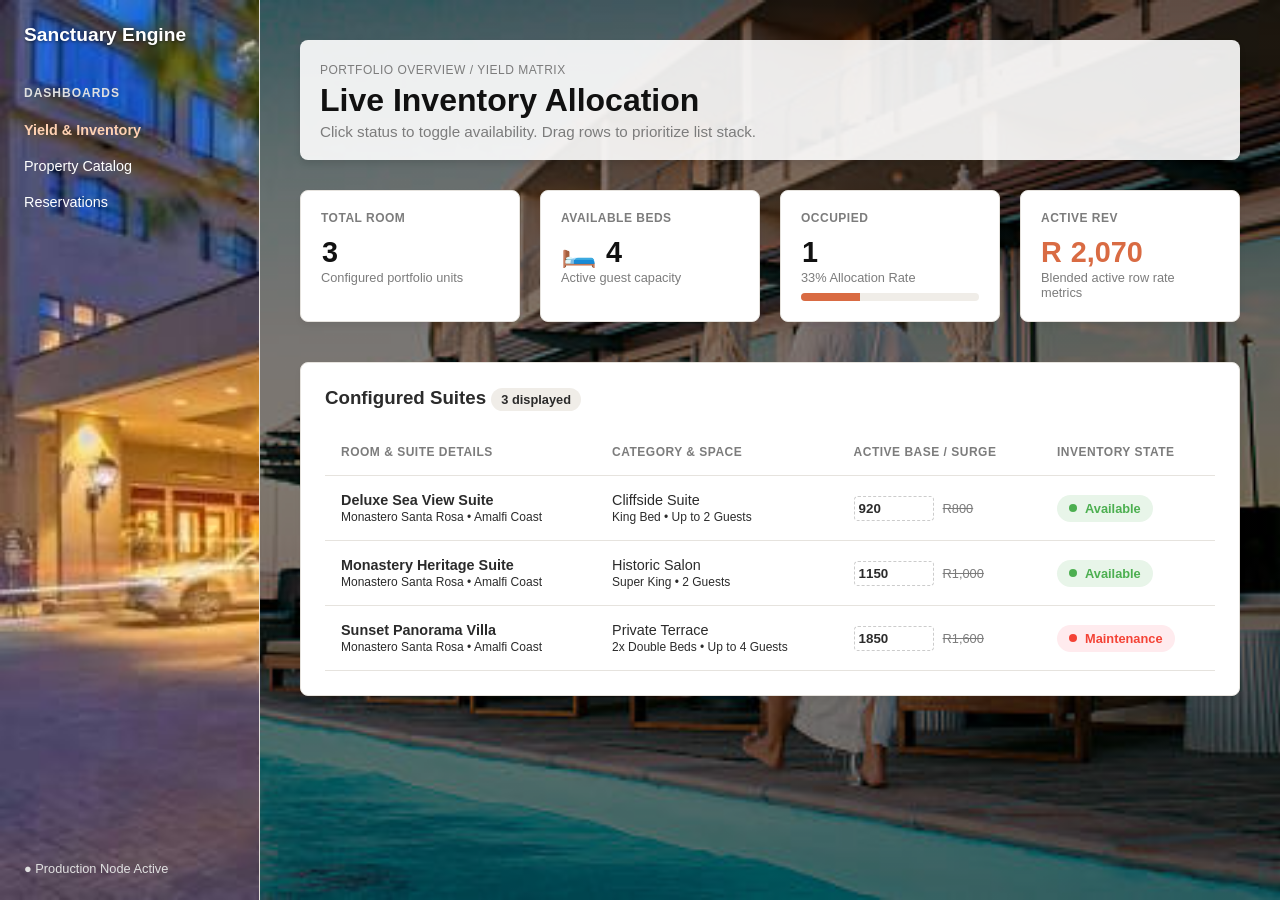
<file: admin.html>
<!DOCTYPE html>
<html lang="en">
<head>
    <meta charset="UTF-8">
    <meta name="viewport" content="width=device-width, initial-scale=1.0">
    <title>Hospitality Metrics Dashboard</title>
    <!-- Linking external style rulesheet -->
    <link rel="stylesheet" href="admin.css">
</head>
<body>

    <!-- SIDEBAR STYLES -->
    <aside class="sidebar">
        <div class="logo">
            <h2>Sanctuary Engine</h2>
        </div>
        <nav class="menu">
            <span class="menu-label">DASHBOARDS</span>
            <a href="#" class="menu-item active">Yield & Inventory</a>
            <a href="#" class="menu-item">Property Catalog</a>
            <a href="#" class="menu-item">Reservations</a>
        </nav>
        <div class="status">
            <span>● Production Node Active</span>
        </div>
    </aside>

    <!-- MAIN DASHBOARD WINDOW -->
    <main class="main-content">
        <header class="header">
            <div>
                <span class="breadcrumb">Portfolio Overview / Yield Matrix</span>
                <h1>Live Inventory Allocation</h1>
                <p>Click status to toggle availability. Drag rows to prioritize list stack.</p>
            </div>
        </header>

        <!-- STANDALONE DYNAMIC METRIC BOXES -->
        <section class="metrics-grid">
            <div class="card">
                <span class="card-title">TOTAL ROOM</span>
                <input type="text" class="editable-metric" id="metric-total-rooms" value="10" readonly>
                <p>Configured portfolio units</p>
            </div>
            <div class="card">
                <span class="card-title">AVAILABLE BEDS</span>
                <div style="display: flex; align-items: baseline;">
                    <span style="font-size:1.8rem; font-weight:bold;">🛏️&nbsp;</span>
                    <input type="text" class="editable-metric" id="metric-available-beds" value="0">
                </div>
                <p>Active guest capacity</p>
            </div>
            <div class="card">
                <span class="card-title">OCCUPIED</span>
                <input type="text" class="editable-metric" id="metric-occupied" value="0">
                <p id="occupancy-text">0% Allocation Rate</p>
                <div class="progress-container">
                    <div class="progress-bar" id="occupancy-progress"></div>
                </div>
            </div>
            <div class="card">
                <span class="card-title">ACTIVE REV</span>
                <div style="display: flex; align-items: baseline;">
                    <span style="font-size: 1.8rem; font-weight: bold; color: var(--accent-orange);">R&nbsp;</span>
                    <input type="text" class="editable-metric" id="metric-active-rev" value="0" style="color: var(--accent-orange);">
                </div>
                <p>Blended active row rate metrics</p>
            </div>
        </section>

        <section class="table-section">
            <div class="table-header">
                <h3>Configured Suites <span class="badge" id="row-count-badge">3 displayed</span></h3>
            </div>
            <table class="data-table">
                <thead>
                    <tr>
                        <th>ROOM & SUITE DETAILS</th>
                        <th>CATEGORY & SPACE</th>
                        <th>ACTIVE BASE / SURGE</th>
                        <th>INVENTORY STATE</th>
                    </tr>
                </thead>
                <tbody id="table-body">
                    <!-- Row 1 -->
                    <tr draggable="true" data-beds="2">
                        <td>
                            <strong>Deluxe Sea View Suite</strong><br>
                            <small>Monastero Santa Rosa • Amalfi Coast</small>
                        </td>
                        <td>Cliffside Suite<br><small>King Bed • Up to 2 Guests</small></td>
                        <td>
                            <input type="number" class="price-input" value="920">
                            <span class="old-price">R800</span>
                        </td>
                        <td><span class="status-indicator available">Available</span></td>
                    </tr>
                    <!-- Row 2 -->
                    <tr draggable="true" data-beds="2">
                        <td>
                            <strong>Monastery Heritage Suite</strong><br>
                            <small>Monastero Santa Rosa • Amalfi Coast</small>
                        </td>
                        <td>Historic Salon<br><small>Super King • 2 Guests</small></td>
                        <td>
                            <input type="number" class="price-input" value="1150">
                            <span class="old-price">R1,000</span>
                        </td>
                        <td><span class="status-indicator available">Available</span></td>
                    </tr>
                    <!-- Row 3 -->
                    <tr draggable="true" data-beds="4">
                        <td>
                            <strong>Sunset Panorama Villa</strong><br>
                            <small>Monastero Santa Rosa • Amalfi Coast</small>
                        </td>
                        <td>Private Terrace<br><small>2x Double Beds • Up to 4 Guests</small></td>
                        <td>
                            <input type="number" class="price-input" value="1850">
                            <span class="old-price">R1,600</span>
                        </td>
                        <td><span class="status-indicator maintenance">Maintenance</span></td>
                    </tr>
                </tbody>
            </table>
        </section>
    </main>

    <!-- Linking external functional runtime logic -->
    <script src="admin.js"></script>
</body>
</html>
</file>
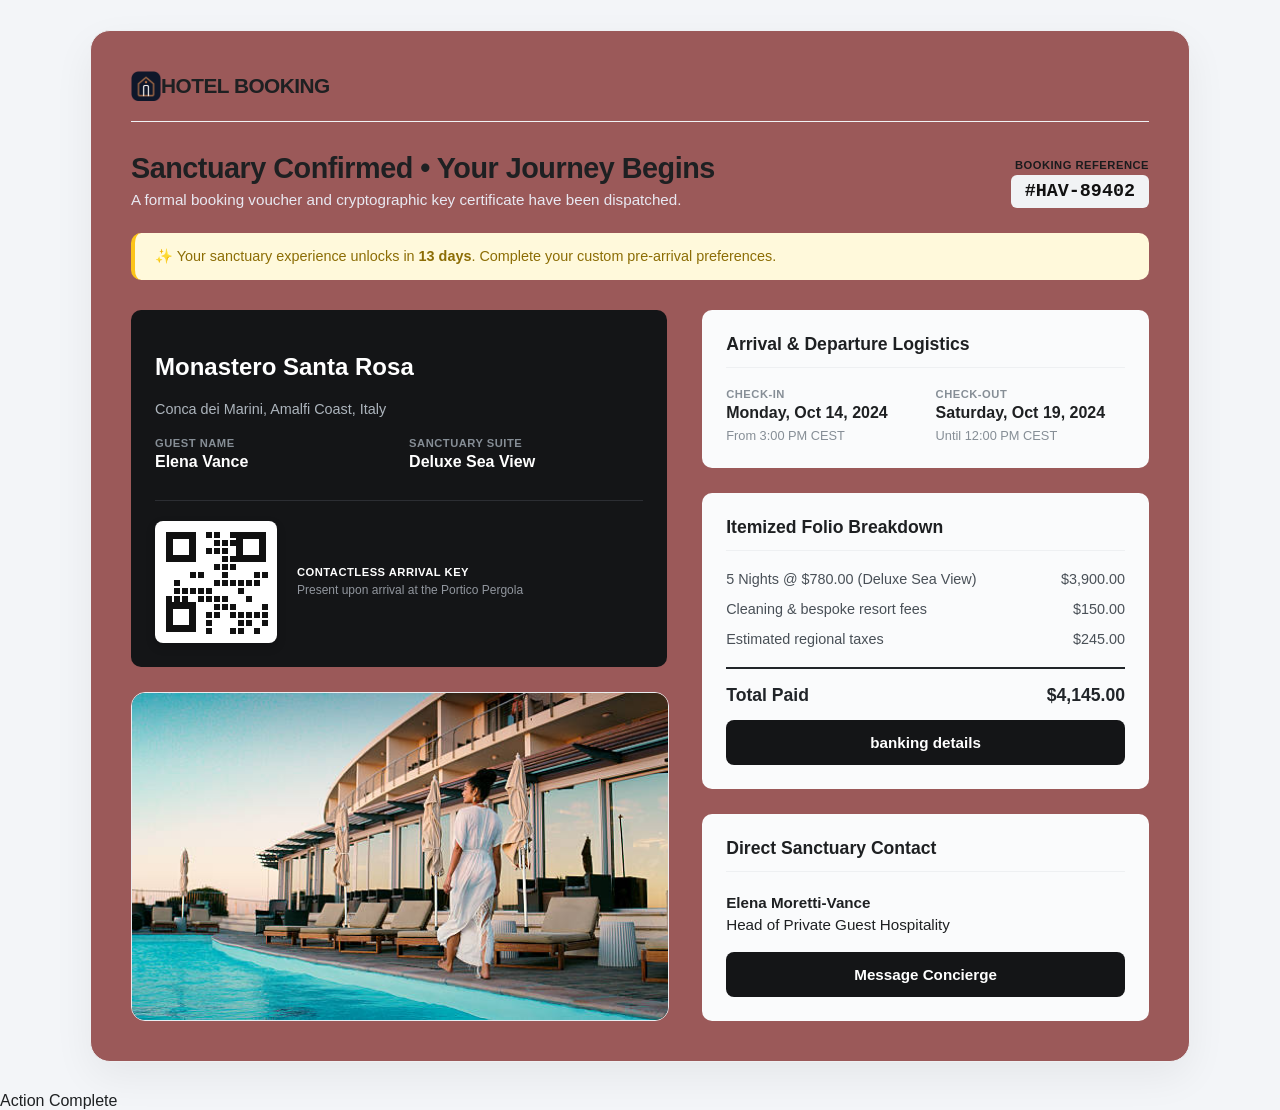
<file: card.html>
<!DOCTYPE html>
<html lang="en">
<head>
    <meta charset="UTF-8">
    <meta name="viewport" content="width=device-width, initial-scale=1.0">
    <title>Haven Stays Booking</title>
    <link rel="stylesheet" href="card.css">
</head>
<body>

    <!-- CENTRAL WORKSPACE LAYER -->
    <div class="workspace-wrapper">

        <!-- THE MASTER DASHBOARD BOX -->
        <main class="unified-voucher-box">

            <!-- MODULE 1: INTERACTIVE NAVIGATION (Centered Inside the Box) -->
            <header class="card-header-nav">
                <img src="haven_stays_logo/screen.png" width="30">
                <div class="logo">hotel booking</div>
                <nav class="centered-nav">
                    <a href="home.html" class="nav-link"></a>
                    <a href="banking.html" class="nav-link"></a>
                    <a href="explore.html" class="nav-link"></a>
                    <a href="payment.html" class="nav-link"></a>
                    <!-- Wrap your existing control element with a native link path -->


                </nav>
            </header>

            <!-- VOUCHER TOP HEADER ROWS -->
            <div class="booking-header">
                <div>
                    <h1>Sanctuary Confirmed • Your Journey Begins</h1>
                    <p class="subtitle">A formal booking voucher and cryptographic key certificate have been dispatched.</p>
                </div>
                <div class="reference-pane">
                    <p class="ref-label">BOOKING REFERENCE</p>
                    <span class="booking-reference" id="copyRef" title="Click to copy">#HAV-89402</span>
                </div>
            </div>

            <!-- Dynamic Countdown Alert Banner -->
            <div class="countdown-banner" id="countdownBanner"></div>

            <!-- MODULE 2: SPLIT CONTENT BODY -->
            <div class="card-split-body">

                <!-- LEFT SIDE: PICTURE & CORE STAY IDENTIFICATION -->
                <section class="left-pane">
                    <!-- Hotel Highlight Elements Embedded inside a dark frame -->
                    <div class="card dark-card">
                        <h2>Monastero Santa Rosa</h2>
                        <p class="location-tag">Conca dei Marini, Amalfi Coast, Italy</p>
                        
                        <div class="grid-2" style="margin-top: 20px;">
                            <div>
                                <strong class="meta-label">GUEST NAME</strong>
                                <p class="meta-value">Elena Vance</p>
                            </div>
                            <div>
                                <strong class="meta-label">SANCTUARY SUITE</strong>
                                <p class="meta-value">Deluxe Sea View</p>
                            </div>
                        </div>

                        <!-- Digital Key Component Inside Left Pane -->
                        <div class="qr-wrapper">
                            <canvas id="qrCode" class="qr-placeholder"></canvas>
                            <div>
                                <strong class="meta-label text-white">CONTACTLESS ARRIVAL KEY</strong>
                                <p class="qr-subtext">Present upon arrival at the Portico Pergola</p>
                            </div>
                        </div>
                    </div>

                    <!-- Left Column Secondary Logistics Visual -->
                    <img class="pane-hero-image" src="view.jpg" alt="Hotel Feature Room View">
                </section>

                <!-- RIGHT SIDE: LOGISTICS, ITEMIZATION & CONCIERGE -->
                <aside class="right-pane">
                    
                    <!-- Arrival & Departure Card -->
                    <div class="card">
                        <h3>Arrival & Departure Logistics</h3>
                        <div class="grid-2">
                            <div>
                                <strong class="meta-label">CHECK-IN</strong>
                                <p class="meta-value">Monday, Oct 14, 2024</p>
                                <small class="time-stamp">From 3:00 PM CEST</small>
                            </div>
                            <div>
                                <strong class="meta-label">CHECK-OUT</strong>
                                <p class="meta-value">Saturday, Oct 19, 2024</p>
                                <small class="time-stamp">Until 12:00 PM CEST</small>
                            </div>
                        </div>
                    </div>

                    <!-- Itemized Folio Ledger Breakdown -->
                    <div class="card">
                        <h3>Itemized Folio Breakdown</h3>
                        <div class="price-row">
                            <span>5 Nights @ $780.00 (Deluxe Sea View)</span>
                            <span>$3,900.00</span>
                        </div>
                        <div class="price-row">
                            <span>Cleaning & bespoke resort fees</span>
                            <span>$150.00</span>
                        </div>
                        <div class="price-row">
                            <span>Estimated regional taxes</span>
                            <span>$245.00</span>
                        </div>
                        <div class="total-row">
                            <span>Total Paid</span>
                            <span>$4,145.00</span>
                           
                        </div>
                        <a href="banking.html" style="text-decoration: none; display: block; width: 100%;">
    <button class="btn" id="banking">banking details</button>
</a>   
                    </div>
                      <!-- Direct Sanctuary Interactive Hub -->
                    <div class="card">
                        <h3>Direct Sanctuary Contact</h3>
                        <p class="concierge-profile"><strong>Elena Moretti-Vance</strong><br>Head of Private Guest Hospitality</p>
                        <button class="btn" id="msgConcierge">Message Concierge</button>
                    </div>
                    
        </div> 
                  
                </aside>

            </div>
            
        </main>
    </div>

    <!-- Dynamic Notification Toast Elements -->
    <div id="toastNotification" class="toast">Action Complete</div>

    <!-- CODE CONTROLLERS & GRAPHICS GENERATION -->
    <script>
        document.addEventListener("DOMContentLoaded", function() {
            
            // 1. Copy Booking Reference Clipboard Interaction
            const copyBtn = document.getElementById("copyRef");
            if (copyBtn) {
                copyBtn.addEventListener("click", function() {
                    const refText = copyBtn.textContent;
                    navigator.clipboard.writeText(refText).then(() => {
                        showToast("Booking reference copied to clipboard!");
                    }).catch(err => {
                        console.error("Failed to copy text: ", err);
                    });
                });
            }

            // 2. Concierge Messaging Interaction Trigger
            const msgBtn = document.getElementById("msgConcierge");
            if (msgBtn) {
                msgBtn.addEventListener("click", function() {
                    showToast("Connecting securely to Elena Moretti-Vance...");
                    msgBtn.textContent = "Connecting...";
                    msgBtn.disabled = true;
                    
                    setTimeout(() => {
                        msgBtn.textContent = "Message Concierge";
                        msgBtn.disabled = false;
                    }, 3000);
                });
            }

            // 3. Dynamic UI Component: Toast Notifications Helper
            function showToast(message) {
                const toast = document.getElementById("toastNotification");
                if (toast) {
                    toast.textContent = message;
                    toast.classList.add("show");
                    
                    setTimeout(() => {
                        toast.classList.remove("show");
                    }, 3000);
                }
            }

            // 4. Generate Mock QR Code Architecture on Canvas Elements
            function generateMockQR() {
                const canvas = document.getElementById("qrCode");
                if (!canvas || !canvas.getContext) return;
                const ctx = canvas.getContext("2d");
                
                canvas.width = 110;
                canvas.height = 110;

                ctx.fillStyle = "#ffffff";
                ctx.fillRect(0, 0, 110, 110);

                ctx.fillStyle = "#111111";
                // Positional tracker matrix simulation blocks
                ctx.fillRect(5, 5, 30, 30);    ctx.clearRect(12, 12, 16, 16);
                ctx.fillRect(75, 5, 30, 30);   ctx.clearRect(82, 12, 16, 16);
                ctx.fillRect(5, 75, 30, 30);   ctx.clearRect(12, 82, 16, 16);
                
                // Procedural micro barcode variations fill
                for (let x = 5; x < 105; x += 8) {
                    for (let y = 5; y < 105; y += 8) {
                        if ((x < 40 && y < 40) || (x > 70 && y < 40) || (x < 40 && y > 70)) continue;
                        if (Math.random() > 0.45) {
                            ctx.fillRect(x, y, 6, 6);
                        }
                    }
                }
            }

            // 5. Initialize layout properties
            generateMockQR();
            
            const countdownBanner = document.getElementById("countdownBanner");
            if (countdownBanner) {
                countdownBanner.innerHTML = "✨ Your sanctuary experience unlocks in <strong>13 days</strong>. Complete your custom pre-arrival preferences.";
            }
        });
        <!-- Combined UI update for your container stack -->

document.addEventListener("DOMContentLoaded", () => {
    // Select the newly updated button element by its explicit ID
    const bankingBtn = document.getElementById("banking-card");
    
    if (bankingBtn) {
        bankingBtn.addEventListener("click", function(e) {
            e.preventDefault();
            
            // Check if the secure card detail sub-panel already exists
            let existingPanel = document.getElementById("secure-banking-panel");
            
            if (!existingPanel) {
                // Generate a structural vault matrix card dynamically below the button
                const securePanel = document.createElement("div");
                securePanel.id = "secure-banking-panel";
                securePanel.style.marginTop = "15px";
                securePanel.style.padding = "15px";
                securePanel.style.background = "#f8f9fa";
                securePanel.style.border = "1px dashed #d4af37"; // Vault accent gold
                securePanel.style.borderRadius = "8px";
                securePanel.style.fontSize = "0.85rem";
                securePanel.style.animation = "fadeIn 0.3s ease-out";
                
                securePanel.innerHTML = `
                    <div style="margin-bottom: 8px;">
                        <strong style="color: #666; font-size: 0.7rem; display: block; letter-spacing: 0.5px;">ROUTING SWIFT / BIC</strong>
                        <span style="font-family: monospace; font-weight: bold; color: #111;">HAVSIT22XXX</span>
                    </div>
                    <div>
                        <strong style="color: #666; font-size: 0.7rem; display: block; letter-spacing: 0.5px;">ESCROW ACCOUNT (IBAN)</strong>
                        <span style="font-family: monospace; font-weight: bold; color: #111;">IT62 H 0306 9121 0000 0123 4567</span>
                    </div>
                `;
                
                // Append securely to the parent component hierarchy
                bankingBtn.parentNode.appendChild(securePanel);
                bankingBtn.innerText = "Hide Banking Details";
                bankingBtn.classList.add("btn-secondary");
            } else {
                // Seamlessly toggle visibility state if it is already mounted
                existingPanel.remove();
                bankingBtn.innerText = "Banking Details";
                bankingBtn.classList.remove("btn-secondary");
            }
        });
    }
});
document.addEventListener("DOMContentLoaded", () => {
    // Structural Payment Validation Framework
    function validateLedgerInbound() {
        const baseNightsPrice = 3900.00;
        const resortFees = 150.00;
        const regionalTaxes = 245.00;
        const targetTotalPaid = 4145.00;

        // Compute client-side verification hash total
        const calculatedTotal = baseNightsPrice + resortFees + regionalTaxes;

        if (calculatedTotal !== targetTotalPaid) {
            console.error("⛔ Ledger Validation Error: System totals mismatch structural integrity parameters.");
            return false;
        }
        
        console.log("✅ Ledger Validation Complete: Inbound totals match perfectly ($" + calculatedTotal.toFixed(2) + ").");
        return true;
    }

    // Intercept print commands or validate on action triggers
    const bankingCardBtn = document.getElementById("banking-card");
    if (bankingCardBtn) {
        bankingCardBtn.addEventListener("click", (e) => {
            // Run cryptographic ledger validation before exposing routing elements
            if (!validateLedgerInbound()) {
                e.stopImmediatePropagation();
                alert("⚠️ Error: Payment voucher could not be verified securely. Please refresh or contact concierge.");
            }
        });
    }
});
document.addEventListener("DOMContentLoaded", () => {
    const bankingBtn = document.getElementById("banking-card");
    
    if (bankingBtn) {
        bankingBtn.addEventListener("click", (e) => {
            e.preventDefault(); // Prevents unintended form submissions
            
            // Instantly transition the client frame straight to your page
            window.location.href = "banking.html"; 
        });
    }
});

    </script>
</body>
</html>
</file>
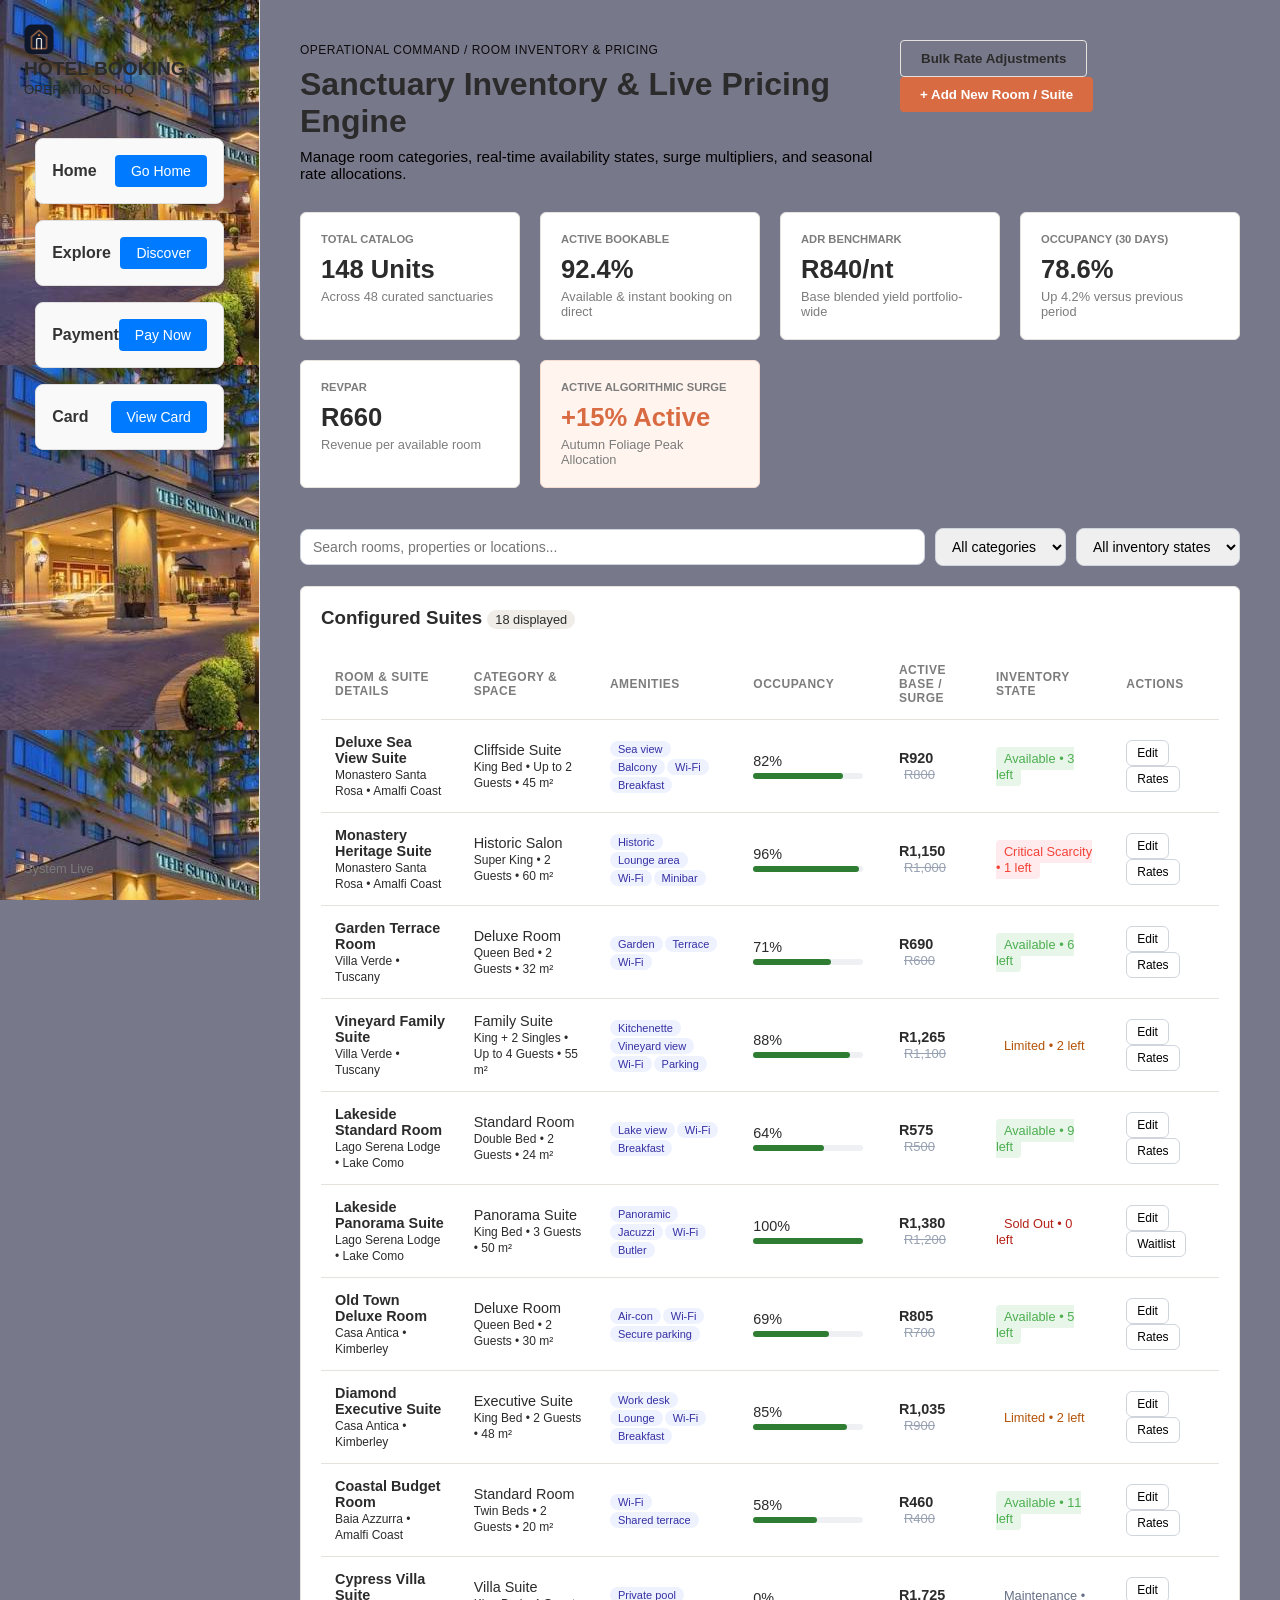
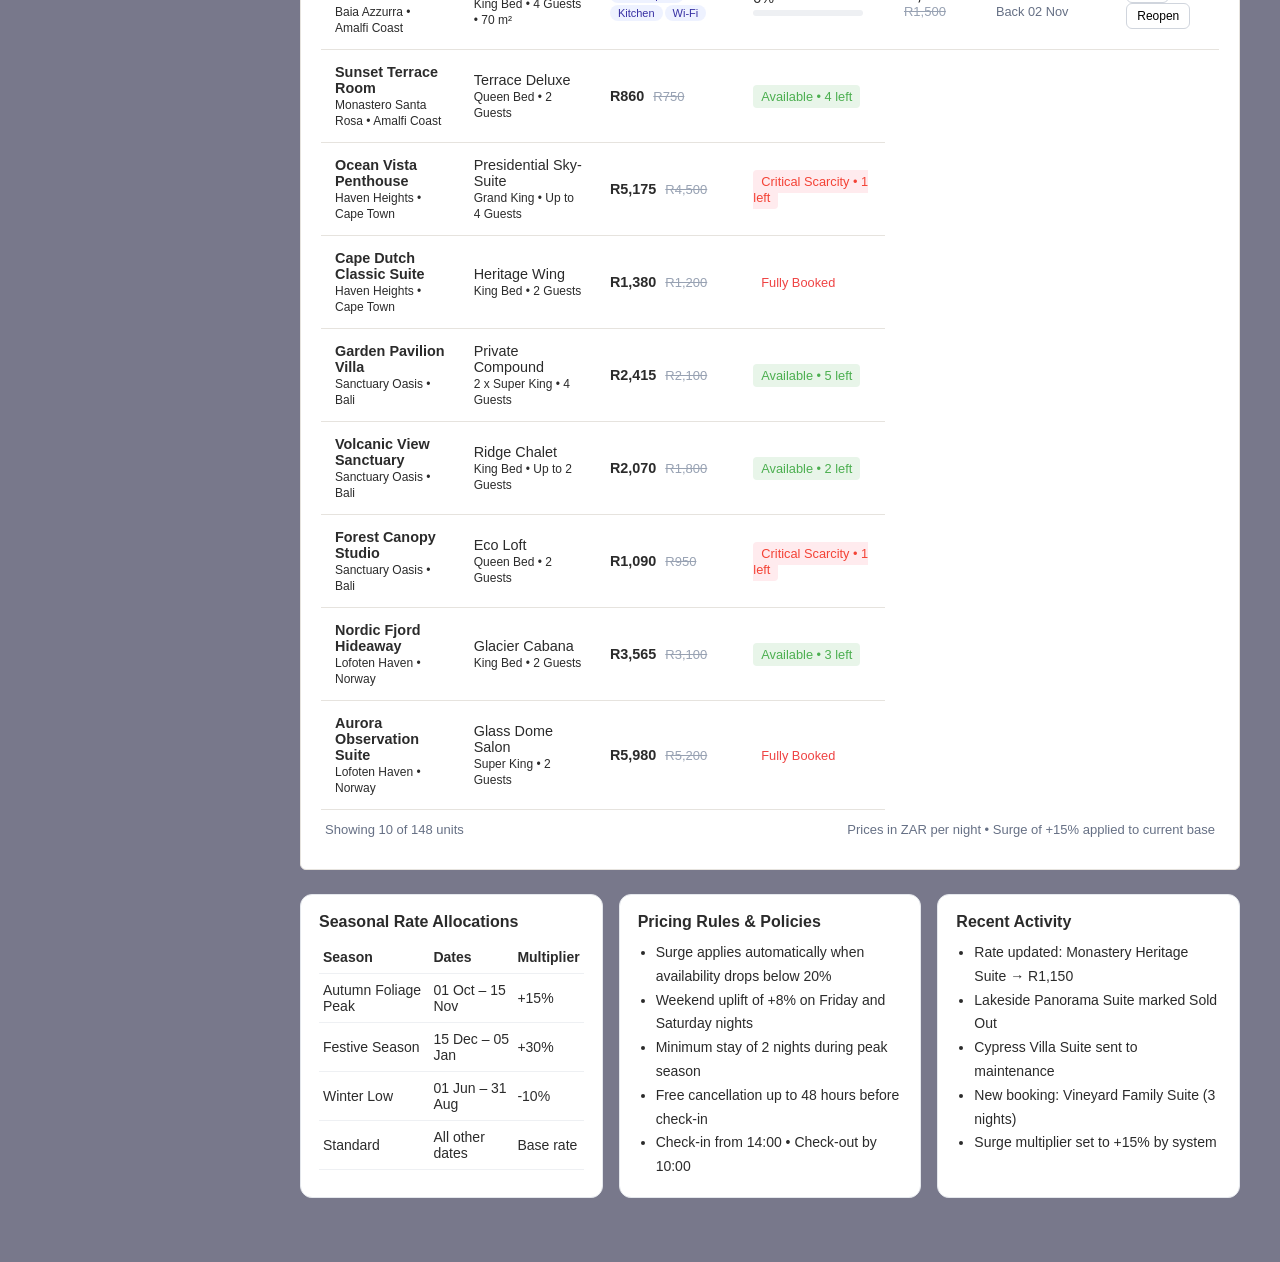
<file: new payment.html>
<!DOCTYPE html>
<html lang="en">
<head>
    <meta charset="UTF-8">
    <meta name="viewport" content="width=device-width, initial-scale=1.0">
    <title>Haven Stays - Operations HQ</title>
    <link rel="stylesheet" href="payment.css">
    <!-- Styles for the newly added sections (keeps working even if payment.css lacks them) -->
    <style>
        .toolbar { display: flex; flex-wrap: wrap; gap: 10px; align-items: center; margin: 20px 0; }
        .toolbar input, .toolbar select { padding: 9px 12px; border: 1px solid #d0d5dd; border-radius: 8px; font-size: 14px; }
        .toolbar input { flex: 1; min-width: 200px; }
        .panel-grid { display: grid; grid-template-columns: repeat(auto-fit, minmax(300px, 1fr)); gap: 16px; margin: 24px 0; }
        .panel { background: #fff; border: 1px solid #e4e7ec; border-radius: 12px; padding: 18px; }
        .panel h3 { margin: 0 0 10px; font-size: 16px; }
        .panel ul { margin: 0; padding-left: 18px; font-size: 14px; line-height: 1.7; }
        .mini-table { width: 100%; border-collapse: collapse; font-size: 14px; }
        .mini-table th, .mini-table td { text-align: left; padding: 8px 4px; border-bottom: 1px solid #eef0f3; }
        .tag { display: inline-block; font-size: 11px; padding: 2px 8px; border-radius: 999px; background: #eef2ff; color: #3730a3; margin: 2px 2px 0 0; }
        .occ-bar { height: 6px; background: #eef0f3; border-radius: 4px; margin-top: 4px; width: 110px; }
        .occ-bar span { display: block; height: 100%; background: #2e7d32; border-radius: 4px; }
        .status-indicator.limited { color: #b45309; }
        .status-indicator.sold { color: #b42318; }
        .status-indicator.maintenance { color: #667085; }
        .row-actions button { padding: 5px 10px; font-size: 12px; border: 1px solid #d0d5dd; background: #fff; border-radius: 6px; cursor: pointer; margin-right: 4px; }
        .table-footer { display: flex; justify-content: space-between; align-items: center; padding: 12px 4px; font-size: 13px; color: #667085; }
        .old-price { text-decoration: line-through; color: #98a2b3; font-size: 13px; }
        .data-table { width: 100%; }
    </style>
</head>
<body>
<script src="payment.js" defer></script>

    <!-- SIDEBAR -->
    <aside class="sidebar">
        <div class="logo"><img src="haven_stays_logo/screen.png" width="30" alt="Haven Stays logo">
            <h2>HOTEL BOOKING</h2>
            <small>OPERATIONS HQ</small>
        </div>
        <nav class="vertical-nav-container menu">
            <div class="nav-box">
                <span class="nav-label">home</span>
                <a href="home.html" class="nav-btn">Go Home</a>
            </div>
            <div class="nav-box">
                <span class="nav-label">explore</span>
                <a href="explore.html" class="nav-btn">Discover</a>
            </div>
            <div class="nav-box">
                <span class="nav-label">payment</span>
                <a href="payment.html" class="nav-btn">Pay Now</a>
            </div>
            <div class="nav-box">
                <span class="nav-label">card</span>
                <a href="card.html" class="nav-btn">View Card</a>
            </div>
        </nav>
        <div class="status">System Live</div>
    </aside>

    <!-- MAIN CONTENT -->
    <main class="main-content">
        <!-- HEADER -->
        <header class="header">
            <div>
                <span class="breadcrumb">OPERATIONAL COMMAND / ROOM INVENTORY &amp; PRICING</span>
                <h1>Sanctuary Inventory &amp; Live Pricing Engine</h1>
                <p>Manage room categories, real-time availability states, surge multipliers, and seasonal rate allocations.</p>
            </div>
            <div class="header-actions">
                <button class="btn btn-secondary">Bulk Rate Adjustments</button>
                <button class="btn btn-primary">+ Add New Room / Suite</button>
            </div>
        </header>

        <!-- SELECTED STAY (filled from the "View room" click on explore.html) -->
        <section class="panel" id="bookingSummary" style="margin:20px 0; display:none;">
            <h3>Your Selected Stay</h3>
            <table class="mini-table">
                <tbody>
                    <tr><td>Hotel</td><td id="sumHotel">-</td></tr>
                    <tr><td>Check in</td><td id="sumCheckin">-</td></tr>
                    <tr><td>Check out</td><td id="sumCheckout">-</td></tr>
                    <tr><td>Guests</td><td id="sumGuests">-</td></tr>
                    <tr><td>Price per night</td><td id="sumPrice">-</td></tr>
                    <tr><td>Nights</td><td id="sumNights">-</td></tr>
                    <tr><td><strong>Total</strong></td><td><strong id="sumTotal">-</strong></td></tr>
                </tbody>
            </table>
            <p style="margin-top:14px;">
                <a href="card.html" class="btn btn-primary" id="payNowBtn" style="text-decoration:none; display:inline-block;">Continue to Card Payment</a>
                <a href="explore.html" class="btn btn-secondary" style="text-decoration:none; display:inline-block;">Back to Stays</a>
            </p>
        </section>

        <!-- METRICS ROW -->
        <section class="metrics-grid">
            <div class="card">
                <span class="card-title">TOTAL CATALOG</span>
                <h3>148 Units</h3>
                <p>Across 48 curated sanctuaries</p>
            </div>
            <div class="card">
                <span class="card-title">ACTIVE BOOKABLE</span>
                <h3>92.4%</h3>
                <p>Available &amp; instant booking on direct</p>
            </div>
            <div class="card">
                <span class="card-title">ADR BENCHMARK</span>
                <h3>R840/nt</h3>
                <p>Base blended yield portfolio-wide</p>
            </div>
            <div class="card">
                <span class="card-title">OCCUPANCY (30 DAYS)</span>
                <h3>78.6%</h3>
                <p>Up 4.2% versus previous period</p>
            </div>
            <div class="card">
                <span class="card-title">REVPAR</span>
                <h3>R660</h3>
                <p>Revenue per available room</p>
            </div>
            <div class="card highlight-card">
                <span class="card-title">ACTIVE ALGORITHMIC SURGE</span>
                <h3>+15% Active</h3>
                <p>Autumn Foliage Peak Allocation</p>
            </div>
        </section>

        <!-- FILTER TOOLBAR -->
        <section class="toolbar">
            <input type="search" id="roomSearch" placeholder="Search rooms, properties or locations...">
            <select id="categoryFilter">
                <option value="">All categories</option>
                <option>Suite</option>
                <option>Deluxe</option>
                <option>Standard</option>
                <option>Family</option>
            </select>
            <select id="stateFilter">
                <option value="">All inventory states</option>
                <option>Available</option>
                <option>Limited</option>
                <option>Critical</option>
                <option>Sold Out</option>
                <option>Maintenance</option>
            </select>
        </section>

        <!-- TABLE SECTION -->
        <section class="table-section">
            <div class="table-header">
                <h3>Configured Suites <span class="badge">10 displayed</span></h3>
            </div>
            <table class="data-table" id="roomsTable">
                <thead>
                    <tr>
                        <th>ROOM &amp; SUITE DETAILS</th>
                        <th>CATEGORY &amp; SPACE</th>
                        <th>AMENITIES</th>
                        <th>OCCUPANCY</th>
                        <th>ACTIVE BASE / SURGE</th>
                        <th>INVENTORY STATE</th>
                        <th>ACTIONS</th>
                    </tr>
                </thead>
                <tbody>
                    <tr>
                        <td><strong>Deluxe Sea View Suite</strong><br><small>Monastero Santa Rosa • Amalfi Coast</small></td>
                        <td>Cliffside Suite<br><small>King Bed • Up to 2 Guests • 45 m²</small></td>
                        <td><span class="tag">Sea view</span><span class="tag">Balcony</span><span class="tag">Wi-Fi</span><span class="tag">Breakfast</span></td>
                        <td>82%<div class="occ-bar"><span style="width:82%"></span></div></td>
                        <td><strong>R920</strong> <span class="old-price">R800</span></td>
                        <td><span class="status-indicator available">Available • 3 left</span></td>
                        <td class="row-actions"><button>Edit</button><button>Rates</button></td>
                    </tr>
                    <tr>
                        <td><strong>Monastery Heritage Suite</strong><br><small>Monastero Santa Rosa • Amalfi Coast</small></td>
                        <td>Historic Salon<br><small>Super King • 2 Guests • 60 m²</small></td>
                        <td><span class="tag">Historic</span><span class="tag">Lounge area</span><span class="tag">Wi-Fi</span><span class="tag">Minibar</span></td>
                        <td>96%<div class="occ-bar"><span style="width:96%"></span></div></td>
                        <td><strong>R1,150</strong> <span class="old-price">R1,000</span></td>
                        <td><span class="status-indicator critical">Critical Scarcity • 1 left</span></td>
                        <td class="row-actions"><button>Edit</button><button>Rates</button></td>
                    </tr>
                    <tr>
                        <td><strong>Garden Terrace Room</strong><br><small>Villa Verde • Tuscany</small></td>
                        <td>Deluxe Room<br><small>Queen Bed • 2 Guests • 32 m²</small></td>
                        <td><span class="tag">Garden</span><span class="tag">Terrace</span><span class="tag">Wi-Fi</span></td>
                        <td>71%<div class="occ-bar"><span style="width:71%"></span></div></td>
                        <td><strong>R690</strong> <span class="old-price">R600</span></td>
                        <td><span class="status-indicator available">Available • 6 left</span></td>
                        <td class="row-actions"><button>Edit</button><button>Rates</button></td>
                    </tr>
                    <tr>
                        <td><strong>Vineyard Family Suite</strong><br><small>Villa Verde • Tuscany</small></td>
                        <td>Family Suite<br><small>King + 2 Singles • Up to 4 Guests • 55 m²</small></td>
                        <td><span class="tag">Kitchenette</span><span class="tag">Vineyard view</span><span class="tag">Wi-Fi</span><span class="tag">Parking</span></td>
                        <td>88%<div class="occ-bar"><span style="width:88%"></span></div></td>
                        <td><strong>R1,265</strong> <span class="old-price">R1,100</span></td>
                        <td><span class="status-indicator limited">Limited • 2 left</span></td>
                        <td class="row-actions"><button>Edit</button><button>Rates</button></td>
                    </tr>
                    <tr>
                        <td><strong>Lakeside Standard Room</strong><br><small>Lago Serena Lodge • Lake Como</small></td>
                        <td>Standard Room<br><small>Double Bed • 2 Guests • 24 m²</small></td>
                        <td><span class="tag">Lake view</span><span class="tag">Wi-Fi</span><span class="tag">Breakfast</span></td>
                        <td>64%<div class="occ-bar"><span style="width:64%"></span></div></td>
                        <td><strong>R575</strong> <span class="old-price">R500</span></td>
                        <td><span class="status-indicator available">Available • 9 left</span></td>
                        <td class="row-actions"><button>Edit</button><button>Rates</button></td>
                    </tr>
                    <tr>
                        <td><strong>Lakeside Panorama Suite</strong><br><small>Lago Serena Lodge • Lake Como</small></td>
                        <td>Panorama Suite<br><small>King Bed • 3 Guests • 50 m²</small></td>
                        <td><span class="tag">Panoramic</span><span class="tag">Jacuzzi</span><span class="tag">Wi-Fi</span><span class="tag">Butler</span></td>
                        <td>100%<div class="occ-bar"><span style="width:100%"></span></div></td>
                        <td><strong>R1,380</strong> <span class="old-price">R1,200</span></td>
                        <td><span class="status-indicator sold">Sold Out • 0 left</span></td>
                        <td class="row-actions"><button>Edit</button><button>Waitlist</button></td>
                    </tr>
                    <tr>
                        <td><strong>Old Town Deluxe Room</strong><br><small>Casa Antica • Kimberley</small></td>
                        <td>Deluxe Room<br><small>Queen Bed • 2 Guests • 30 m²</small></td>
                        <td><span class="tag">Air-con</span><span class="tag">Wi-Fi</span><span class="tag">Secure parking</span></td>
                        <td>69%<div class="occ-bar"><span style="width:69%"></span></div></td>
                        <td><strong>R805</strong> <span class="old-price">R700</span></td>
                        <td><span class="status-indicator available">Available • 5 left</span></td>
                        <td class="row-actions"><button>Edit</button><button>Rates</button></td>
                    </tr>
                    <tr>
                        <td><strong>Diamond Executive Suite</strong><br><small>Casa Antica • Kimberley</small></td>
                        <td>Executive Suite<br><small>King Bed • 2 Guests • 48 m²</small></td>
                        <td><span class="tag">Work desk</span><span class="tag">Lounge</span><span class="tag">Wi-Fi</span><span class="tag">Breakfast</span></td>
                        <td>85%<div class="occ-bar"><span style="width:85%"></span></div></td>
                        <td><strong>R1,035</strong> <span class="old-price">R900</span></td>
                        <td><span class="status-indicator limited">Limited • 2 left</span></td>
                        <td class="row-actions"><button>Edit</button><button>Rates</button></td>
                    </tr>
                    <tr>
                        <td><strong>Coastal Budget Room</strong><br><small>Baia Azzurra • Amalfi Coast</small></td>
                        <td>Standard Room<br><small>Twin Beds • 2 Guests • 20 m²</small></td>
                        <td><span class="tag">Wi-Fi</span><span class="tag">Shared terrace</span></td>
                        <td>58%<div class="occ-bar"><span style="width:58%"></span></div></td>
                        <td><strong>R460</strong> <span class="old-price">R400</span></td>
                        <td><span class="status-indicator available">Available • 11 left</span></td>
                        <td class="row-actions"><button>Edit</button><button>Rates</button></td>
                    </tr>
                    <tr>
                        <td><strong>Cypress Villa Suite</strong><br><small>Baia Azzurra • Amalfi Coast</small></td>
                        <td>Villa Suite<br><small>King Bed • 4 Guests • 70 m²</small></td>
                        <td><span class="tag">Private pool</span><span class="tag">Kitchen</span><span class="tag">Wi-Fi</span></td>
                        <td>0%<div class="occ-bar"><span style="width:0%"></span></div></td>
                        <td><strong>R1,725</strong> <span class="old-price">R1,500</span></td>
                        <td><span class="status-indicator maintenance">Maintenance • Back 02 Nov</span></td>
                        <td class="row-actions"><button>Edit</button><button>Reopen</button></td>
                    </tr>
                </tbody>
            </table>
            <div class="table-footer">
                <span>Showing 10 of 148 units</span>
                <span>Prices in ZAR per night • Surge of +15% applied to current base</span>
            </div>
        </section>

        <!-- EXTRA DETAIL PANELS -->
        <section class="panel-grid">
            <div class="panel">
                <h3>Seasonal Rate Allocations</h3>
                <table class="mini-table">
                    <thead><tr><th>Season</th><th>Dates</th><th>Multiplier</th></tr></thead>
                    <tbody>
                        <tr><td>Autumn Foliage Peak</td><td>01 Oct – 15 Nov</td><td>+15%</td></tr>
                        <tr><td>Festive Season</td><td>15 Dec – 05 Jan</td><td>+30%</td></tr>
                        <tr><td>Winter Low</td><td>01 Jun – 31 Aug</td><td>-10%</td></tr>
                        <tr><td>Standard</td><td>All other dates</td><td>Base rate</td></tr>
                    </tbody>
                </table>
            </div>

            <div class="panel">
                <h3>Pricing Rules &amp; Policies</h3>
                <ul>
                    <li>Surge applies automatically when availability drops below 20%</li>
                    <li>Weekend uplift of +8% on Friday and Saturday nights</li>
                    <li>Minimum stay of 2 nights during peak season</li>
                    <li>Free cancellation up to 48 hours before check-in</li>
                    <li>Check-in from 14:00 • Check-out by 10:00</li>
                </ul>
            </div>

            <div class="panel">
                <h3>Recent Activity</h3>
                <ul>
                    <li>Rate updated: Monastery Heritage Suite → R1,150</li>
                    <li>Lakeside Panorama Suite marked Sold Out</li>
                    <li>Cypress Villa Suite sent to maintenance</li>
                    <li>New booking: Vineyard Family Suite (3 nights)</li>
                    <li>Surge multiplier set to +15% by system</li>
                </ul>
            </div>
        </section>
    </main>

    <script>
        // Fill the booking summary from the room clicked on explore.html
        (function () {
            var p = new URLSearchParams(window.location.search);
            var hotel = p.get('hotel');
            var price = parseFloat(p.get('price'));
            if (!hotel || isNaN(price)) return;

            var checkin = p.get('checkin');
            var checkout = p.get('checkout');
            var guests = p.get('guests') || '2 Guests';
            var nights = 1;
            if (checkin && checkout) {
                var diff = (new Date(checkout) - new Date(checkin)) / 86400000;
                if (diff > 0) nights = diff;
            }
            var total = price * nights;

            document.getElementById('sumHotel').textContent = hotel;
            document.getElementById('sumCheckin').textContent = checkin || '-';
            document.getElementById('sumCheckout').textContent = checkout || '-';
            document.getElementById('sumGuests').textContent = guests;
            document.getElementById('sumPrice').textContent = 'R' + price.toLocaleString();
            document.getElementById('sumNights').textContent = nights;
            document.getElementById('sumTotal').textContent = 'R' + total.toLocaleString();
            document.getElementById('bookingSummary').style.display = 'block';

            // Pass the booking on to the card page
            document.getElementById('payNowBtn').href = 'card.html?hotel=' + encodeURIComponent(hotel) +
                '&total=' + total + '&nights=' + nights;
        })();
    </script>

    <script>
        // Simple client-side filtering for the rooms table
        (function () {
            var search = document.getElementById('roomSearch');
            var category = document.getElementById('categoryFilter');
            var state = document.getElementById('stateFilter');
            var rows = document.querySelectorAll('#roomsTable tbody tr');

            function applyFilters() {
                var q = search.value.toLowerCase();
                var c = category.value.toLowerCase();
                var s = state.value.toLowerCase();
                rows.forEach(function (row) {
                    var text = row.textContent.toLowerCase();
                    var cells = row.cells;
                    var matchQ = !q || text.indexOf(q) > -1;
                    var matchC = !c || cells[1].textContent.toLowerCase().indexOf(c) > -1;
                    var matchS = !s || cells[5].textContent.toLowerCase().indexOf(s) > -1;
                    row.style.display = (matchQ && matchC && matchS) ? '' : 'none';
                });
            }
            [search, category, state].forEach(function (el) {
                el.addEventListener('input', applyFilters);
                el.addEventListener('change', applyFilters);
            });
        })();
    </script>
</body>
</html>
</file>
<file: admin.css>
:root {
    --bg-color: #faf8f5;
    --sidebar-bg: #ffffff;
    --text-main: #2b2b2b;
    --text-muted: #7c7c7c;
    --accent-orange: #d96b43;
    --border-color: #e6e3de;
    --green: #4caf50;
    --red: #f44336;
}

* {
    box-sizing: border-box;
    margin: 0;
    padding: 0;
    font-family: 'Segoe UI', Tahoma, Geneva, Verdana, sans-serif;
}

body {
    display: flex;
    background-color: rgb(120, 120, 139);
    background: linear-gradient(rgba(0, 0, 0, 0.5), rgba(0, 0, 0, 0.5)), url('view.jpg') no-repeat center center fixed;
    background-size: cover;
    color: var(--text-main);
    min-height: 100vh;
}

/* SIDEBAR STYLES */
.sidebar {
    width: 260px;
    height: 100vh;
    background-color: rgb(153, 90, 90);
    background-image: url('night.jpg');
    background-size: cover;
    border-right: 1px solid var(--border-color);
    padding: 24px;
    display: flex;
    flex-direction: column;
    position: fixed;
    top: 0;
    left: 0;
    z-index: 10;
}

.logo h2 {
    font-size: 1.2rem;
    color: #ffffff;
    text-shadow: 0 1px 3px rgba(0,0,0,0.5);
}

.menu {
    margin-top: 40px;
    flex-grow: 1;
}

.menu-label {
    font-size: 0.75rem;
    color: #e0e0e0;
    letter-spacing: 1px;
    display: block;
    margin-bottom: 12px;
    font-weight: bold;
}

.menu-item {
    display: block;
    padding: 10px 0;
    color: #ffffff;
    text-decoration: none;
    font-size: 0.9rem;
    transition: opacity 0.2s;
}

.menu-item:hover {
    opacity: 0.8;
}

.menu-item.active {
    color: #ffd1b3;
    font-weight: bold;
}

.status {
    font-size: 0.8rem;
    color: #e0e0e0;
    margin-top: auto;
}

/* MAIN CONTENT STYLES */
.main-content {
    margin-left: 260px;
    flex-grow: 1;
    padding: 40px;
    width: calc(100% - 260px);
}

.header {
    display: flex;
    justify-content: space-between;
    align-items: flex-start;
    margin-bottom: 30px;
    background: rgba(255, 255, 255, 0.9);
    padding: 20px;
    border-radius: 8px;
    box-shadow: 0 4px 6px rgba(0,0,0,0.1);
}

.breadcrumb {
    font-size: 0.75rem;
    color: var(--text-muted);
    letter-spacing: 0.5px;
    text-transform: uppercase;
}

.header h1 {
    font-size: 2rem;
    margin: 4px 0;
    color: #111;
}

.header p {
    color: var(--text-muted);
    font-size: 0.95rem;
}

/* METRICS GRID */
.metrics-grid {
    display: grid;
    grid-template-columns: repeat(4, 1fr);
    gap: 20px;
    margin-bottom: 40px;
}

.card {
    background: white;
    padding: 20px;
    border-radius: 8px;
    border: 1px solid var(--border-color);
    box-shadow: 0 4px 6px rgba(0,0,0,0.05);
    transition: transform 0.2s;
}

.card:hover {
    transform: translateY(-2px);
}

.card-title {
    font-size: 0.75rem;
    color: var(--text-muted);
    font-weight: bold;
    display: block;
    margin-bottom: 10px;
    letter-spacing: 0.5px;
}

.card h3 {
    font-size: 1.8rem;
    margin-bottom: 8px;
    color: #111;
    display: inline-block;
}

.card p {
    font-size: 0.8rem;
    color: var(--text-muted);
}

/* Progress Bar for Occupied Box */
.progress-container {
    width: 100%;
    background-color: #f0ede8;
    border-radius: 4px;
    height: 8px;
    margin-top: 8px;
    overflow: hidden;
}

.progress-bar {
    height: 100%;
    background-color: var(--accent-orange);
    width: 0%;
    transition: width 0.4s ease;
}

/* Editable inputs styled implicitly inline */
.editable-metric {
    border: 1px dashed transparent;
    background: transparent;
    font-size: 1.8rem;
    font-weight: bold;
    width: 100%;
    color: #111;
    cursor: pointer;
}

.editable-metric:focus {
    border-color: var(--accent-orange);
    outline: none;
    background: #fff8f5;
}

/* DATA TABLE SECTION */
.table-section {
    background: white;
    border: 1px solid var(--border-color);
    border-radius: 8px;
    padding: 24px;
    box-shadow: 0 4px 6px rgba(0,0,0,0.05);
}

.table-header {
    margin-bottom: 20px;
    display: flex;
    justify-content: space-between;
    align-items: center;
}

.badge {
    background: #f0ede8;
    font-size: 0.8rem;
    padding: 4px 10px;
    border-radius: 12px;
    font-weight: 600;
    color: var(--text-main);
}

.data-table {
    width: 100%;
    border-collapse: collapse;
    text-align: left;
}

.data-table th, .data-table td {
    padding: 16px;
    border-bottom: 1px solid var(--border-color);
    font-size: 0.9rem;
}

.data-table th {
    color: var(--text-muted);
    font-size: 0.75rem;
    letter-spacing: 0.5px;
    text-transform: uppercase;
}

/* Draggable row states */
.data-table tbody tr {
    cursor: grab;
    background: white;
    transition: background-color 0.2s;
}

.data-table tbody tr:active {
    cursor: grabbing;
}

.data-table tbody tr.dragging {
    opacity: 0.5;
    background: #fdfaf4;
}

/* Price fields input override */
.price-input {
    font-weight: bold;
    width: 80px;
    padding: 4px;
    border: 1px dashed #ccc;
    border-radius: 4px;
    color: var(--text-main);
}

.old-price {
    text-decoration: line-through;
    color: var(--text-muted);
    font-size: 0.8rem;
    margin-left: 5px;
}

/* Status Dot Rules */
.status-indicator {
    padding: 6px 12px;
    border-radius: 20px;
    font-size: 0.8rem;
    font-weight: 600;
    display: inline-flex;
    align-items: center;
    gap: 8px;
    cursor: pointer;
    user-select: none;
}

.status-indicator.available {
    background-color: #e8f5e9;
    color: var(--green);
}

.status-indicator.available::before {
    content: "";
    width: 8px;
    height: 8px;
    border-radius: 50%;
    display: inline-block;
    background-color: var(--green);
}

.status-indicator.maintenance {
    background-color: #ffebee;
    color: var(--red);
}

.status-indicator.maintenance::before {
    content: "";
    width: 8px;
    height: 8px;
    border-radius: 50%;
    display: inline-block;
    background-color: var(--red);
}
</file>
<file: card.css>
/* Custom Global Interface Styles */
body {
    background-color: #f3f5f8;
    color: #1e2022;
    font-family: -apple-system, BlinkMacSystemFont, "Segoe UI", Roboto, sans-serif;
    margin: 0;
    padding: 0;
}

/* Flex Viewport Center Alignment */
.workspace-wrapper {
    display: flex;
    justify-content: center;
    align-items: center;
    min-height: 100vh;
    padding: 30px 20px;
    box-sizing: border-box;
}

/* Master Voucher Unified Container Box */
.unified-voucher-box {
    background: rgb(155 , 89 ,89);
    width: 100%;
    max-width: 1100px;
    border-radius: 20px;
    box-shadow: 0 15px 40px rgba(0, 0, 0, 0.06);
    padding: 40px;
    box-sizing: border-box;
    border: 1px solid #eef0f2;
}

/* Header Navigation Bar (Centered inside the box container) */
.card-header-nav {
    display: flex;
    justify-content: space-between;
    align-items: center;
    border-bottom: 1px solid #f0f2f5;
    padding-bottom: 20px;
    margin-bottom: 30px;
}

.card-header-nav .logo {
    font-weight: 800;
    font-size: 1.3rem;
    letter-spacing: -0.5px;
    text-transform: uppercase;
}

.centered-nav {
    display: flex;
    gap: 30px;
    margin-right: auto;
    margin-left: auto; /* Standard browser alignment block push */
}

.nav-link {
    text-decoration: none;
    color: #040505;
    font-weight: 600;
    font-size: 0.85rem;
    text-transform: uppercase;
    letter-spacing: 0.8px;
    transition: color 0.2s ease;
}

.nav-link:hover {
    color: #111111;
}

/* Voucher Metadata Header Layout */
.booking-header {
    display: flex;
    justify-content: space-between;
    align-items: flex-end;
    margin-bottom: 25px;
    gap: 20px;
}

.booking-header h1 {
    margin: 0 0 6px 0;
    font-size: 1.8rem;
    font-weight: 700;
    letter-spacing: -0.5px;
}

.subtitle {
    margin: 0;
    color: #e8e8f1;
    font-size: 0.95rem;
}

.reference-pane {
    text-align: right;
}

.ref-label {
    margin: 0 0 4px 0;
    font-size: 0.7rem;
    font-weight: 700;
    color: #1a1b1d;
    letter-spacing: 0.5px;
}

.booking-reference {
    font-family: monospace;
    font-size: 1.15rem;
    font-weight: 700;
    background: #f1f3f5;
    color: #111111;
    padding: 6px 14px;
    border-radius: 6px;
    cursor: pointer;
    display: inline-block;
    transition: background 0.2s;
}

.booking-reference:hover {
    background: #e2e6ea;
}

/* Dynamic Notification Alert Banner */
.countdown-banner {
    background: #fff9db;
    color: #8c6d05;
    padding: 15px 20px;
    border-radius: 10px;
    margin-bottom: 30px;
    font-size: 0.9rem;
    border-left: 4px solid #fcc419;
}

/* Split Main Column Body Layout */
.card-split-body {
    display: flex;
    gap: 35px;
    align-items: stretch;
}

/* Side Pane Layout Scaling Dimensions */
.left-pane { flex: 1.2; display: flex; flex-direction: column; gap: 25px; }
.right-pane { flex: 1; display: flex; flex-direction: column; gap: 25px; }

/* Dynamic Content Card Module */
.card {
    background: #fafbfc;
    border-radius: 10px;
    padding: 24px;
    border: 0px solid #ebedf0;
    box-sizing: ;
}

.dark-card {
    background: #141517;
    color: #ffffff;
    border: none;
}

.card h3 {
    margin: 0 0 20px 0;
    font-size: 1.1rem;
    font-weight: 700;
    border-bottom: 1px solid #eef0f2;
    padding-bottom: 12px;
}

.location-tag {
    margin: 0;
    color: #adb5bd;
    font-size: 0.9rem;
}

/* Component Grid Columns */
.grid-2 {
    display: flex;
    gap: 20px;
}

.grid-2 > div { flex: 1; }

.meta-label {
    display: block;
    font-size: 0.7rem;
    color: #868e96;
    letter-spacing: 0.5px;
    margin-bottom: 4px;
}

.meta-value {
    margin: 0 0 4px 0;
    font-size: 1rem;
    font-weight: 600;
}

.time-stamp {
    color: #868e96;
    font-size: 0.8rem;
}

/* Left Pane Feature Image */
.pane-hero-image {
    width: 100%;
    flex-grow: 1;
    height: 250px;
    object-fit: cover;
    border-radius: 14px;
    background-color: #dee2e6;
    border: 1px solid #ebedf0;
}

/* QR Code Display System Interface layout rules */
.qr-wrapper {
    display: flex;
    align-items: center;
    gap: 20px;
    margin-top: 25px;
    padding-top: 20px;
    border-top: 1px solid #2c2e33;
}

.qr-placeholder {
    border-radius: 8px;
    background: #ffffff;
    padding: 6px;
    box-shadow: 0 4px 10px rgba(0,0,0,0.2);
}

.text-white { color: #ffffff !important; }

.qr-subtext {
    margin: 4px 0 0 0;
    font-size: 0.75rem;
    color: #91969e;
    line-height: 1.4;
}

/* Ledger Presentation Rows */
.price-row, .total-row {
    display: flex;
    justify-content: space-between;
    margin-bottom: 14px;
    font-size: 0.9rem;
    color: #495057;
}

.total-row {
    margin-top: 20px;
    padding-top: 16px;
    border-top: 2px solid #212529;
    font-weight: 700;
    font-size: 1.1rem;
    color: #212529;
}

.concierge-profile {
    margin: 0 0 15px 0;
    font-size: 0.95rem;
    line-height: 1.5;
}

/* Core Action Button Elements */
.btn {
    width: 100%;
    padding: 14px;
    background: #141517;
    color: #ffffff;
    border: none;
    border-radius: 8px;
    cursor: pointer;
    font-weight: 600;
    font-size: 0.95rem;
    transition: background 0.2s;
}
</file>
<file: payment.css>
:root {
    --bg-color: #faf8f5;
    --sidebar-bg: #ffffff;
    --text-main: #2b2b2b;
    --text-muted: #7c7c7c;
    --accent-orange: #d96b43;
    --border-color: #e6e3de;
    --green: #4caf50;
    --red: #f44336;
}

* {
    box-sizing: border-box;
    margin: 0;
    padding: 0;
    font-family: 'Segoe UI', Tahoma, Geneva, Verdana, sans-serif;
}

body {
    display: flex;
    background-color: rgb(120, 120, 139);
    
    background: linear-gradient(rgb(0 ,0,0,0,5)),url('view.jpg');
    color: var(--text-main);
}
/* Container for the vertical stack */
.vertical-nav-container {
  display: flex;
  flex-direction: column;
  gap: 16px;
  max-width: 400px;
  margin: 0 auto; /* Centers the whole menu container */
  font-family: sans-serif;
}

/* Individual item boxes */
.nav-box {
  display: flex;
  justify-content: space-between;
  align-items: center;
  padding: 16px;
  border: 1px solid #e0e0e0;
  border-radius: 8px;
  background-color: #f9f9f9;
  box-shadow: 0 2px 4px rgba(0, 0, 0, 0.05);
}

/* Text label styles */
.nav-label {
  font-size: 16px;
  font-weight: 600;
  text-transform: capitalize;
  color: #333;
}

/* Button styles styled as link elements */
.nav-btn {
  display: inline-block;
  text-decoration: none;
  background-color: #007bff;
  color: #ffffff;
  padding: 8px 16px;
  border-radius: 4px;
  font-size: 14px;
  font-weight: 500;
  transition: background-color 0.2s ease;
}

.nav-btn:hover {
  background-color: #0056b3;
}



/* SIDEBAR STYLES */
.sidebar {
    width: 260px;
    height: 100vh;
    background-color: rgb(153, 90, 90);
    background-image: url(night.jpg);
    border-right: 1px solid var(--border-color);
    padding: 24px;
    display: flex;
    flex-direction: column;
    position: fixed;
}

.logo h2 {
    font-size: 1.2rem;
    color: var(--text-main);
}

.menu {
    margin-top: 40px;
    flex-grow: 1;
}

.menu-label {
    font-size: 0.75rem;
    color: var(--text-muted);
    letter-spacing: 1px;
    display: block;
    margin-bottom: 12px;
}

.menu-item {
    display: block;

    padding: 10px 0;
    color: var(--text-main);
    text-decoration: none;
    font-size: 0.9rem;
}

.menu-item.active {
    color: rgb(51, 37, 25);
    font-weight: bold;
}

.status {
    font-size: 0.8rem;
    color: var(--text-muted);
}

/* MAIN CONTENT STYLES */
.main-content {
    margin-left: 260px;
    flex-grow: 1;
    padding: 40px;
}

.header {
    display: flex;
    justify-content: space-between;
    align-items: flex-start;
    margin-bottom: 30px;
}

.breadcrumb {
    font-size: 0.75rem;
    color: rgb(12, 11, 12);
    letter-spacing: 0.5px;
}

.header h1 {
    font-size: 2rem;
    margin: 8px 0;
}

.header p {
    color: rgb(0, 0, 0);
    font-size: 0.95rem;
}

.btn {
    padding: 10px 20px;
    border-radius: 4px;
    border: none;
    cursor: pointer;
    font-weight: 600;
    margin-left: 10px;
}

.btn-primary {
    background-color: var(--accent-orange);
    color: white;
}

.btn-secondary {
    background-color: transparent;
    border: 1px solid var(--border-color);
    color: var(--text-main);
}

/* METRICS GRID */
.metrics-grid {
    display: grid;
    grid-template-columns: repeat(4, 1fr);
    gap: 20px;
    margin-bottom: 40px;
}

.card {
    background: white;
    padding: 20px;
    border-radius: 6px;
    border: 1px solid var(--border-color);
}

.card-title {
    font-size: 0.7rem;
    color: var(--text-muted);
    font-weight: bold;
    display: block;
    margin-bottom: 10px;
}

.card h3 {
    font-size: 1.6rem;
    margin-bottom: 5px;
}

.card p {
    font-size: 0.8rem;
    color: var(--text-muted);
}

.highlight-card {
    background-color: #fff4ee;
    border-color: #f5dcd0;
}

.highlight-card h3 {
    color: var(--accent-orange);
}

/* DATA TABLE */
.table-section {
    background: white;
    border: 1px solid var(--border-color);
    border-radius: 6px;
    padding: 20px;
}

.table-header {
    margin-bottom: 20px;
}

.badge {
    background: #f0ede8;
    font-size: 0.8rem;
    padding: 2px 8px;
    border-radius: 12px;
    font-weight: normal;
}

.data-table {
    width: 100%;
    border-collapse: collapse;
    text-align: left;
}

.data-table th, .data-table td {
    padding: 14px;
    border-bottom: 1px solid var(--border-color);
    font-size: 0.9rem;
}

.data-table th {
    color: var(--text-muted);
    font-size: 0.75rem;
    letter-spacing: 0.5px;
}

.old-price {
    text-decoration: line-through;
    color: var(--text-muted);
    font-size: 0.8rem;
    margin-left: 5px;
}

.status-indicator {
    padding: 4px 8px;
    border-radius: 4px;
    font-size: 0.8rem;
    font-weight: 500;
}

.status-indicator.available {
    background-color: #e8f5e9;
    color: var(--green);
}

.status-indicator.critical {
    background-color: #ffebee;
    color: var(--red);
}
</file>
